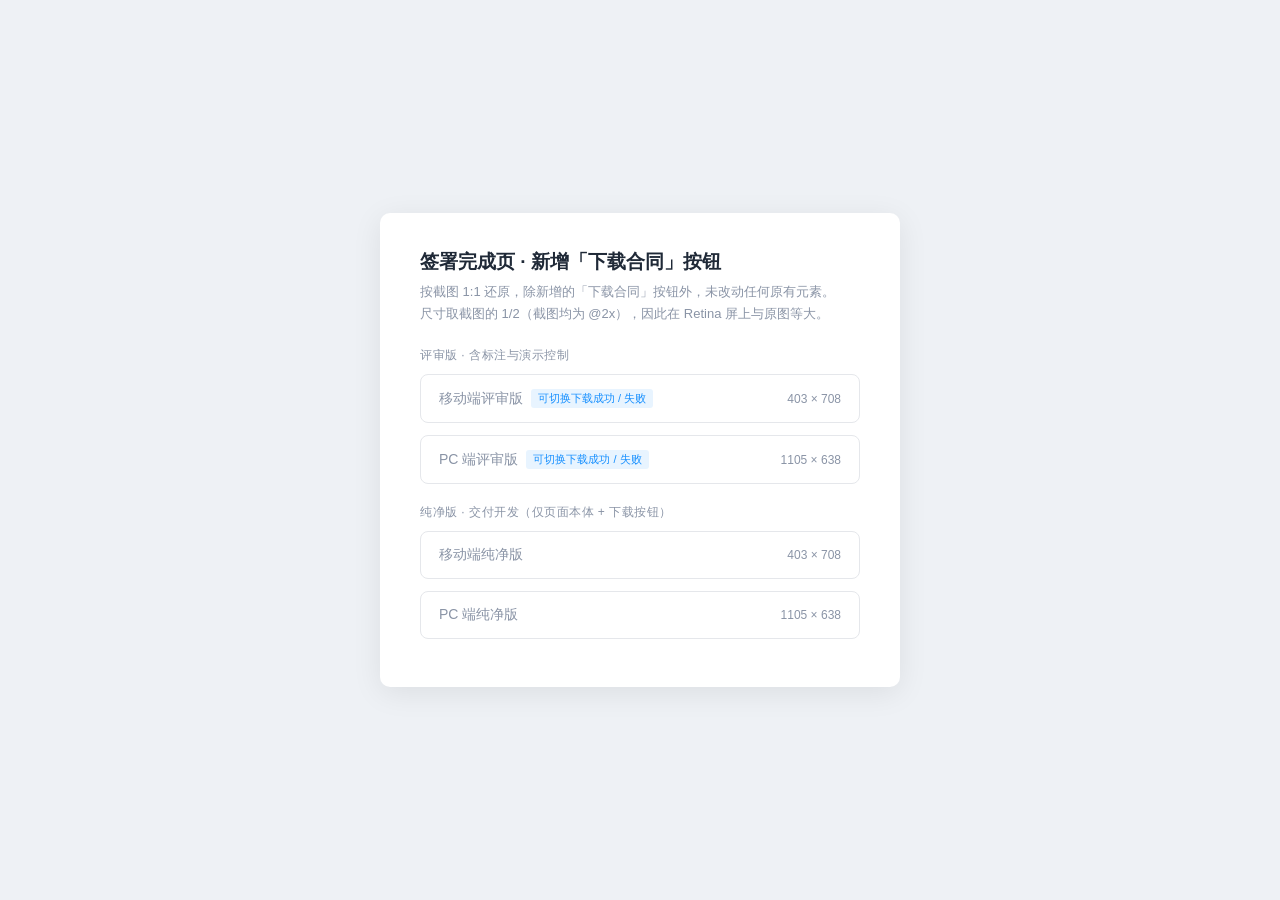
<file: index.html>
<!DOCTYPE html>
<html lang="zh-CN">
<head>
<meta charset="UTF-8" />
<meta name="viewport" content="width=device-width, initial-scale=1.0" />
<meta http-equiv="refresh" content="0; url=./replica/" />
<title>签署完成页 · 合同下载 · 原型入口</title>
<style>
body{background:#eef1f5;min-height:100vh;display:flex;align-items:center;justify-content:center;margin:0;
     font-family:-apple-system,"PingFang SC","Helvetica Neue","Microsoft YaHei",sans-serif;color:#1f2937}
.box{background:#fff;border-radius:10px;padding:32px 36px;box-shadow:0 6px 30px rgba(0,0,0,.08);text-align:center}
p{margin:0 0 14px;font-size:14px;color:#8a94a6}
a{display:inline-block;text-decoration:none;color:#fff;background:#1890ff;border-radius:6px;padding:10px 22px;font-size:14px}
</style>
</head>
<body>
<div class="box">
  <p>正在进入原型目录…</p>
  <a href="./replica/">手动进入</a>
</div>
</body>
</html>
</file>
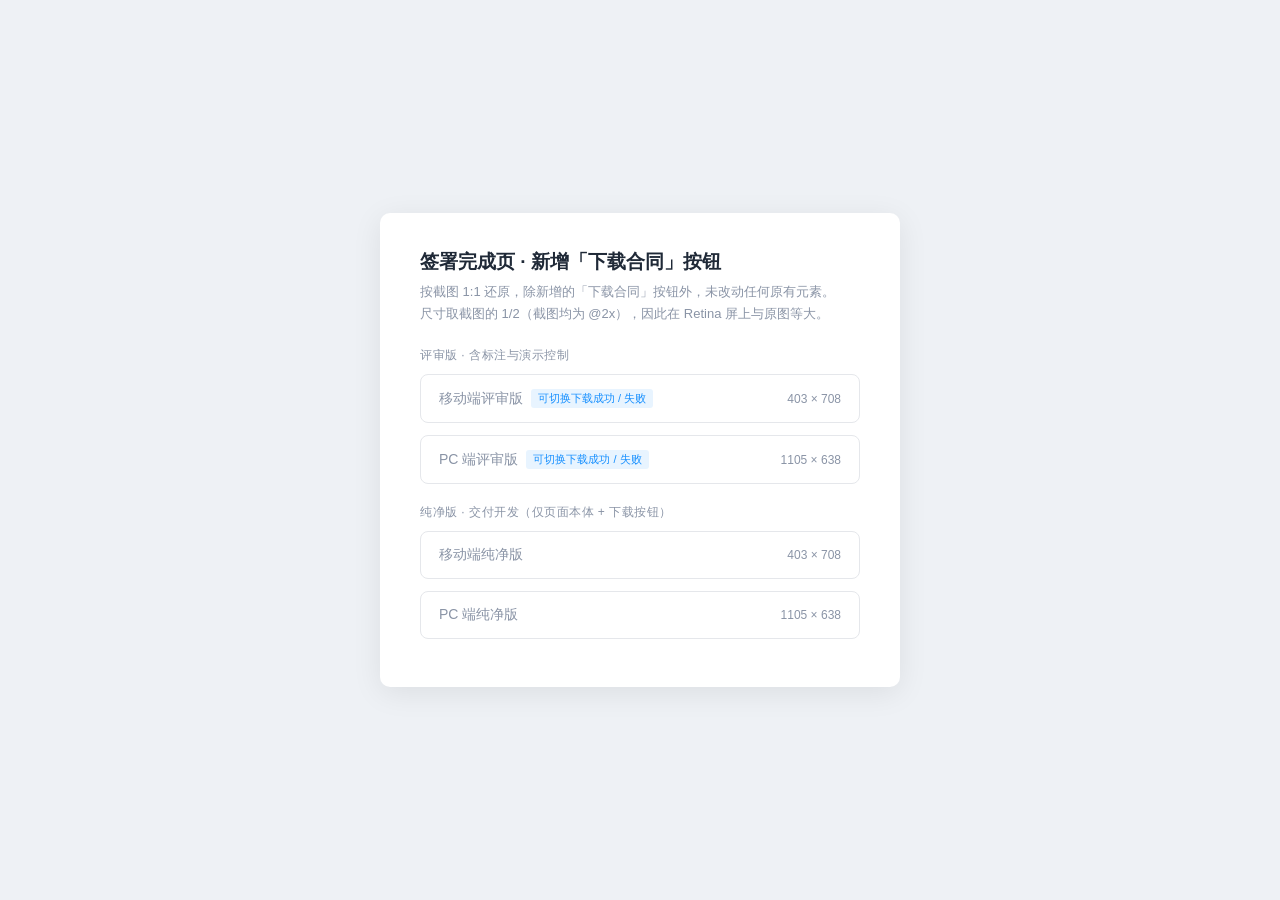
<file: replica/index.html>
<!DOCTYPE html>
<html lang="zh-CN">
<head>
<meta charset="UTF-8" />
<meta name="viewport" content="width=device-width, initial-scale=1.0" />
<title>签署完成页 - 下载合同按钮（原图还原）</title>
<style>
*{margin:0;padding:0;box-sizing:border-box}
body{background:#eef1f5;min-height:100vh;display:flex;align-items:center;justify-content:center;
     font-family:-apple-system,"PingFang SC","Helvetica Neue","Microsoft YaHei",sans-serif;color:#1f2937}
.box{background:#fff;border-radius:10px;padding:36px 40px;box-shadow:0 6px 30px rgba(0,0,0,.08);width:520px}
h1{font-size:19px;font-weight:600;margin-bottom:6px}
.sub{font-size:13px;color:#8a94a6;line-height:1.7;margin-bottom:22px}
a{display:flex;align-items:center;justify-content:space-between;text-decoration:none;color:#1f2937;
  border:1px solid #e5e7eb;border-radius:8px;padding:14px 18px;margin-bottom:12px;transition:.15s}
a:hover{border-color:#1890ff;background:#f5faff}
a b{font-size:14px;font-weight:500}
a span{font-size:12px;color:#8a94a6}
.tag{display:inline-block;background:#e8f4ff;color:#1890ff;font-size:11px;border-radius:3px;
     padding:2px 7px;margin-left:8px;vertical-align:1px}
.grp{font-size:12px;color:#8a94a6;letter-spacing:.5px;margin:20px 0 10px}
</style>
</head>
<body>
<div class="box">
  <h1>签署完成页 · 新增「下载合同」按钮</h1>
  <div class="sub">
    按截图 1:1 还原，除新增的「下载合同」按钮外，未改动任何原有元素。<br />
    尺寸取截图的 1/2（截图均为 @2x），因此在 Retina 屏上与原图等大。
  </div>
  <div class="grp">评审版 · 含标注与演示控制</div>
  <a href="mobile-review.html"><span><b>移动端评审版</b><span class="tag">可切换下载成功 / 失败</span></span><span>403 × 708</span></a>
  <a href="pc-review.html"><span><b>PC 端评审版</b><span class="tag">可切换下载成功 / 失败</span></span><span>1105 × 638</span></a>

  <div class="grp">纯净版 · 交付开发（仅页面本体 + 下载按钮）</div>
  <a href="mobile.html"><span><b>移动端纯净版</b></span><span>403 × 708</span></a>
  <a href="pc.html"><span><b>PC 端纯净版</b></span><span>1105 × 638</span></a>
</div>
</body>
</html>
</file>
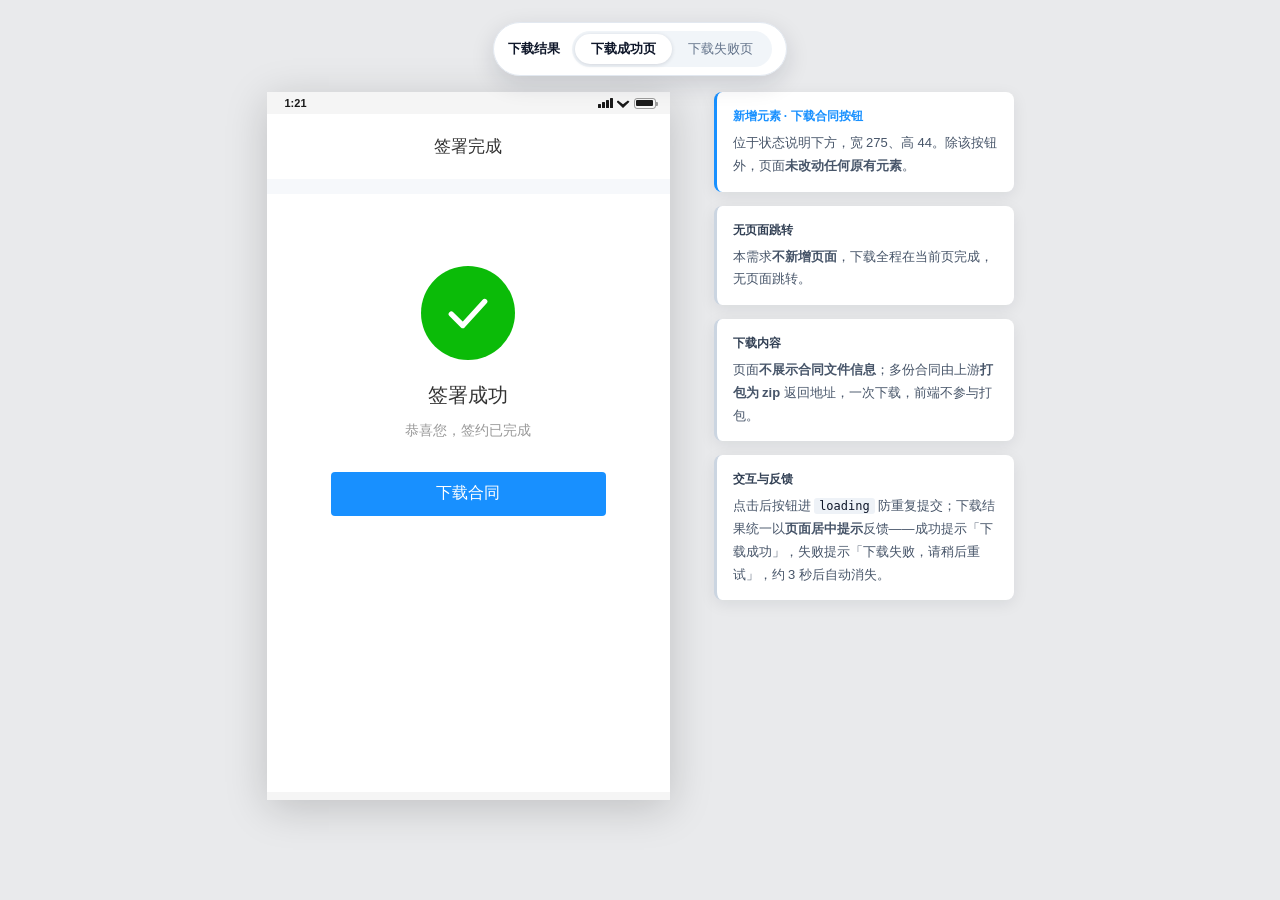
<file: replica/mobile-review.html>
<!DOCTYPE html>
<html lang="zh-CN">
<head>
<meta charset="UTF-8" />
<meta name="viewport" content="width=device-width, initial-scale=1.0" />
<title>签署完成 - 移动端（评审版）</title>
<style>
/* ===== 原图 1:1 还原，与纯净版一致（截图 806×1416@2x，尺寸取 1/2 → 403×708） ===== */
*{margin:0;padding:0;box-sizing:border-box;-webkit-font-smoothing:antialiased}
body{background:#e9eaec;display:flex;justify-content:center;align-items:flex-start;gap:44px;
     padding:92px 24px 48px;min-height:100vh;
     font-family:-apple-system,"PingFang SC","Helvetica Neue","Microsoft YaHei",sans-serif}
.phone{width:403px;height:708px;background:#f5f5f5;overflow:hidden;box-shadow:0 8px 40px rgba(0,0,0,.18);
      flex:0 0 auto;position:relative}

/* 状态栏 截图 y0-43 */
.sb{height:22px;display:flex;align-items:center;justify-content:space-between;padding:0 14px 0 18px;
    font-size:11px;font-weight:600;color:#1a1a1a}
.sb .r{display:flex;align-items:center;gap:4px}
.sig{display:flex;align-items:flex-end;gap:1.5px}
.sig i{display:block;width:2.5px;background:#1a1a1a;border-radius:.5px}
.sig i:nth-child(1){height:4px}.sig i:nth-child(2){height:6px}
.sig i:nth-child(3){height:8px}.sig i:nth-child(4){height:10px}
.wifi{width:13px;height:10px;background:#1a1a1a;
      clip-path:polygon(50% 100%,0 38%,12% 26%,50% 62%,88% 26%,100% 38%)}
.bat{width:22px;height:11px;border:1px solid rgba(26,26,26,.4);border-radius:3px;padding:1.5px;position:relative}
.bat::after{content:"";position:absolute;right:-3px;top:3px;width:1.5px;height:4px;background:rgba(26,26,26,.4);border-radius:0 1px 1px 0}
.bat i{display:block;width:100%;height:100%;background:#1a1a1a;border-radius:1px}

/* 导航栏 截图 y43-173，标题 #333 */
.nav{height:65px;background:#fff;display:flex;align-items:center;justify-content:center;font-size:17px;font-weight:500;color:#333}

/* 间隙 截图 y173-204 */
.gap{height:15px;background:#f6f8fb}

/* 内容卡片 截图 y204-1400 */
.card{background:#fff;height:598px;display:flex;flex-direction:column;align-items:center;text-align:center}

/* 成功图标 截图 y349-537，直径 189→94.5，绿色 #0bbb08 */
.icon{width:94px;height:94px;border-radius:50%;background:#0bbb08;display:flex;align-items:center;
      justify-content:center;margin-top:72px}
.icon svg{width:50px;height:50px}

/* 主标题 截图 y584-627，20px #333 */
.title{margin-top:24px;font-size:20px;font-weight:500;color:#333;line-height:1.1}

/* 说明 截图 y658-693，14px #999 */
.desc{margin-top:16px;font-size:14px;color:#999;line-height:1.25}

/* ===== 新增元素：下载合同按钮（原图无） ===== */
.dl{margin-top:32px;width:275px;height:44px;border:0;border-radius:4px;background:#1890ff;color:#fff;
    font-size:16px;font-family:inherit;cursor:pointer;transition:background .15s}
.dl:hover{background:#0d7ae0}

/* 页面正中提示：下载结果反馈（成功 / 失败，仅文案无图标） */
.tip{position:absolute;left:50%;top:50%;transform:translate(-50%,-50%) scale(.94);
     display:flex;align-items:center;justify-content:center;min-width:120px;
     padding:14px 24px;border-radius:8px;background:rgba(0,0,0,.78);color:#fff;
     font-size:15px;line-height:1.4;text-align:center;opacity:0;pointer-events:none;
     transition:opacity .22s,transform .22s;z-index:20}
.tip.on{opacity:1;transform:translate(-50%,-50%) scale(1)}

/* 按钮禁用态 */
.dl:disabled{opacity:.7;cursor:default}

/* ===== 评审层：仅评审版存在，不参与开发交付 ===== */
.ctl{position:fixed;left:50%;top:22px;transform:translateX(-50%);z-index:30;display:flex;
     align-items:center;gap:12px;background:rgba(255,255,255,.97);border:1px solid #e2e8f0;
     border-radius:999px;padding:8px 14px;box-shadow:0 8px 24px rgba(15,23,42,.14);
     font-size:13px;color:#475569;white-space:nowrap}
.ctl>em{font-style:normal;font-weight:600;color:#0f172a}
.seg{display:flex;background:#f1f5f9;border-radius:999px;padding:3px}
.seg button{border:0;background:none;font-family:inherit;font-size:13px;color:#64748b;
            padding:6px 16px;border-radius:999px;cursor:pointer;transition:.15s}
.seg button.on{background:#fff;color:#0f172a;font-weight:600;box-shadow:0 1px 4px rgba(15,23,42,.14)}
.notes{width:300px;flex:0 0 auto;display:flex;flex-direction:column;gap:14px}
.note{background:#fff;border-radius:8px;padding:14px 16px;box-shadow:0 4px 16px rgba(15,23,42,.08);
      border-left:3px solid #cbd5e1;font-size:13px;color:#475569;line-height:1.75}
.note h5{font-size:12px;font-weight:600;color:#334155;margin-bottom:5px}
.note.key{border-left-color:#1890ff}
.note.key h5{color:#1890ff}
.note code{background:#eef2f7;border-radius:3px;padding:1px 5px;font-size:12px;color:#0f172a}
</style>
</head>
<body>

<!-- 评审控制条：切换下载成功页 / 下载失败页 -->
<div class="ctl">
  <em>下载结果</em>
  <div class="seg" id="seg">
    <button type="button" data-scene="ok" class="on">下载成功页</button>
    <button type="button" data-scene="fail">下载失败页</button>
  </div>
</div>

<div class="phone">

  <div class="sb">
    <span>1:21</span>
    <span class="r">
      <span class="sig"><i></i><i></i><i></i><i></i></span>
      <span class="wifi"></span>
      <span class="bat"><i></i></span>
    </span>
  </div>

  <div class="nav">签署完成</div>
  <div class="gap"></div>

  <div class="card">
    <div class="icon">
      <svg viewBox="0 0 24 24" fill="none" stroke="#fff" stroke-width="2.6" stroke-linecap="round" stroke-linejoin="round">
        <path d="M4 12.5 L9.5 18 L20 6.5" />
      </svg>
    </div>
    <div class="title">签署成功</div>
    <div class="desc">恭喜您，签约已完成</div>
    <button class="dl" type="button" id="dl">下载合同</button>
  </div>

  <!-- 下载结果提示：页面正中 -->
  <div class="tip" id="tip"><span id="tip-txt"></span></div>

</div>

<!-- 评审标注 -->
<div class="notes">
  <div class="note key">
    <h5>新增元素 · 下载合同按钮</h5>
    位于状态说明下方，宽 275、高 44。除该按钮外，页面<strong>未改动任何原有元素</strong>。
  </div>
  <div class="note">
    <h5>无页面跳转</h5>
    本需求<strong>不新增页面</strong>，下载全程在当前页完成，无页面跳转。
  </div>
  <div class="note">
    <h5>下载内容</h5>
    页面<strong>不展示合同文件信息</strong>；多份合同由上游<strong>打包为 zip</strong> 返回地址，一次下载，前端不参与打包。
  </div>
  <div class="note">
    <h5>交互与反馈</h5>
    点击后按钮进 <code>loading</code> 防重复提交；下载结果统一以<strong>页面居中提示</strong>反馈——成功提示「下载成功」，失败提示「下载失败，请稍后重试」，约 3 秒后自动消失。
  </div>
</div>

<script>
  var dl = document.getElementById('dl');
  var tip = document.getElementById('tip');
  var tipTxt = document.getElementById('tip-txt');
  var scene = 'ok';

  /* 画面正中提示：仅文案，type 取 ok（下载成功）/ err（下载失败） */
  function showTip(type, msg) {
    tipTxt.textContent = msg;
    tip.className = 'tip on ' + type;
    clearTimeout(tip._h);
    tip._h = setTimeout(function () { tip.className = 'tip ' + type; }, 3000);
  }

  /* 评审控制：切换下载成功页 / 下载失败页 */
  var segs = document.querySelectorAll('#seg button');
  for (var i = 0; i < segs.length; i++) {
    segs[i].addEventListener('click', function () {
      for (var j = 0; j < segs.length; j++) { segs[j].classList.remove('on'); }
      this.classList.add('on');
      scene = this.getAttribute('data-scene');
      if (scene === 'fail') { showTip('err', '下载失败，请稍后重试'); }
      else { showTip('ok', '下载成功'); }
    });
  }

  /* 点击下载：按钮 loading → 结束按当前场景给出居中反馈 */
  dl.addEventListener('click', function () {
    dl.disabled = true;
    dl.textContent = '下载中…';
    setTimeout(function () {
      dl.disabled = false;
      dl.textContent = '下载合同';
      if (scene === 'fail') { showTip('err', '下载失败，请稍后重试'); }
      else { showTip('ok', '下载成功'); }
    }, 1000);
  });
</script>
</body>
</html>
</file>
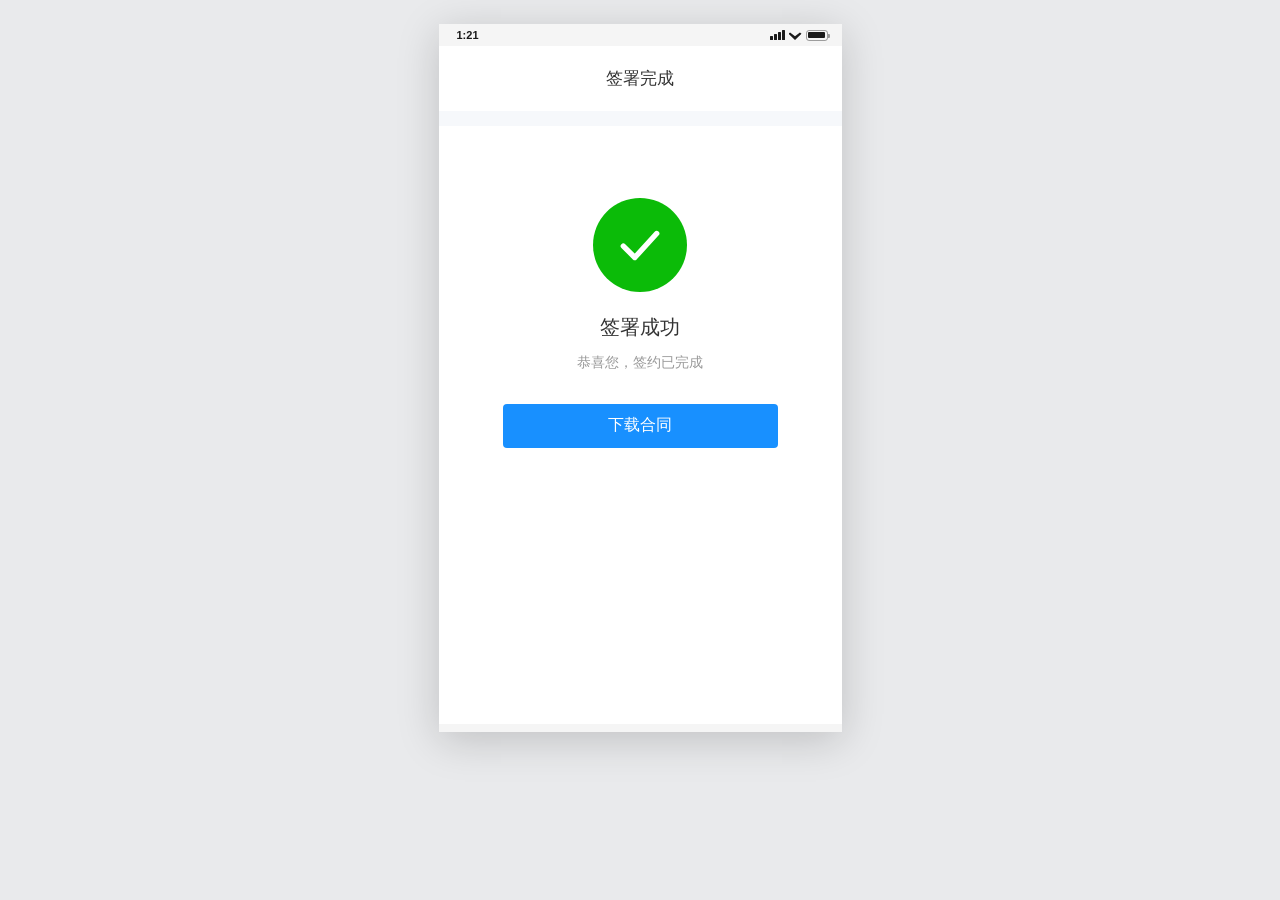
<file: replica/mobile.html>
<!DOCTYPE html>
<html lang="zh-CN">
<head>
<meta charset="UTF-8" />
<meta name="viewport" content="width=device-width, initial-scale=1.0" />
<title>签署完成 - 移动端</title>
<style>
/* 按截图 806×1416(@2x) 1:1 还原，此处尺寸取截图 1/2 → 403×708 */
*{margin:0;padding:0;box-sizing:border-box;-webkit-font-smoothing:antialiased}
body{background:#e9eaec;display:flex;justify-content:center;padding:24px 0;min-height:100vh;
     font-family:-apple-system,"PingFang SC","Helvetica Neue","Microsoft YaHei",sans-serif}
.phone{width:403px;height:708px;background:#f5f5f5;overflow:hidden;box-shadow:0 8px 40px rgba(0,0,0,.18);
       position:relative}

/* 状态栏 截图 y0-43 */
.sb{height:22px;display:flex;align-items:center;justify-content:space-between;padding:0 14px 0 18px;
    font-size:11px;font-weight:600;color:#1a1a1a}
.sb .r{display:flex;align-items:center;gap:4px}
.sig{display:flex;align-items:flex-end;gap:1.5px}
.sig i{display:block;width:2.5px;background:#1a1a1a;border-radius:.5px}
.sig i:nth-child(1){height:4px}.sig i:nth-child(2){height:6px}
.sig i:nth-child(3){height:8px}.sig i:nth-child(4){height:10px}
.wifi{width:13px;height:10px;background:#1a1a1a;
      clip-path:polygon(50% 100%,0 38%,12% 26%,50% 62%,88% 26%,100% 38%)}
.bat{width:22px;height:11px;border:1px solid rgba(26,26,26,.4);border-radius:3px;padding:1.5px;position:relative}
.bat::after{content:"";position:absolute;right:-3px;top:3px;width:1.5px;height:4px;background:rgba(26,26,26,.4);border-radius:0 1px 1px 0}
.bat i{display:block;width:100%;height:100%;background:#1a1a1a;border-radius:1px}

/* 导航栏 截图 y43-173，标题 #333 */
.nav{height:65px;background:#fff;display:flex;align-items:center;justify-content:center;font-size:17px;font-weight:500;color:#333}

/* 间隙 截图 y173-204 */
.gap{height:15px;background:#f6f8fb}

/* 内容卡片 截图 y204-1400 */
.card{background:#fff;height:598px;display:flex;flex-direction:column;align-items:center;text-align:center}

/* 成功图标 截图 y349-537，直径 189→94.5，绿色 #0bbb08 */
.icon{width:94px;height:94px;border-radius:50%;background:#0bbb08;display:flex;align-items:center;
      justify-content:center;margin-top:72px}
.icon svg{width:50px;height:50px}

/* 主标题 截图 y584-627，20px #333 */
.title{margin-top:24px;font-size:20px;font-weight:500;color:#333;line-height:1.1}

/* 说明 截图 y658-693，14px #999 */
.desc{margin-top:16px;font-size:14px;color:#999;line-height:1.25}

/* ===== 新增元素：下载合同按钮（原图无） ===== */
.dl{margin-top:32px;width:275px;height:44px;border:0;border-radius:4px;background:#1890ff;color:#fff;
    font-size:16px;font-family:inherit;cursor:pointer;transition:background .15s}
.dl:hover{background:#0d7ae0}

/* 下载结果提示：页面正中（仅文案无图标） */
.tip{position:absolute;left:50%;top:50%;transform:translate(-50%,-50%) scale(.94);
     display:flex;align-items:center;justify-content:center;min-width:120px;
     padding:14px 24px;border-radius:8px;background:rgba(0,0,0,.78);color:#fff;
     font-size:15px;line-height:1.4;text-align:center;opacity:0;pointer-events:none;
     transition:opacity .22s,transform .22s;z-index:20}
.tip.on{opacity:1;transform:translate(-50%,-50%) scale(1)}

/* 按钮禁用态 */
.dl:disabled{opacity:.7;cursor:default}
</style>
</head>
<body>
<div class="phone">

  <div class="sb">
    <span>1:21</span>
    <span class="r">
      <span class="sig"><i></i><i></i><i></i><i></i></span>
      <span class="wifi"></span>
      <span class="bat"><i></i></span>
    </span>
  </div>

  <div class="nav">签署完成</div>
  <div class="gap"></div>

  <div class="card">
    <div class="icon">
      <svg viewBox="0 0 24 24" fill="none" stroke="#fff" stroke-width="2.6" stroke-linecap="round" stroke-linejoin="round">
        <path d="M4 12.5 L9.5 18 L20 6.5" />
      </svg>
    </div>
    <div class="title">签署成功</div>
    <div class="desc">恭喜您，签约已完成</div>
    <button class="dl" type="button" id="dl">下载合同</button>
  </div>

  <!-- 下载结果提示：页面正中 -->
  <div class="tip" id="tip"><span id="tip-txt"></span></div>

</div>

<script>
  var dl = document.getElementById('dl');
  var tip = document.getElementById('tip');
  var tipTxt = document.getElementById('tip-txt');

  /* 下载成功：页面正中提示 */
  function showOk(msg) {
    tipTxt.textContent = msg;
    tip.className = 'tip on';
    clearTimeout(tip._h);
    tip._h = setTimeout(function () { tip.className = 'tip'; }, 3000);
  }

  /* 点击下载：按钮置灰 → 成功提示 */
  dl.addEventListener('click', function () {
    dl.disabled = true;
    dl.textContent = '下载中…';
    setTimeout(function () {
      dl.disabled = false;
      dl.textContent = '下载合同';
      showOk('下载成功');
    }, 1200);
  });
</script>
</body>
</html>
</file>
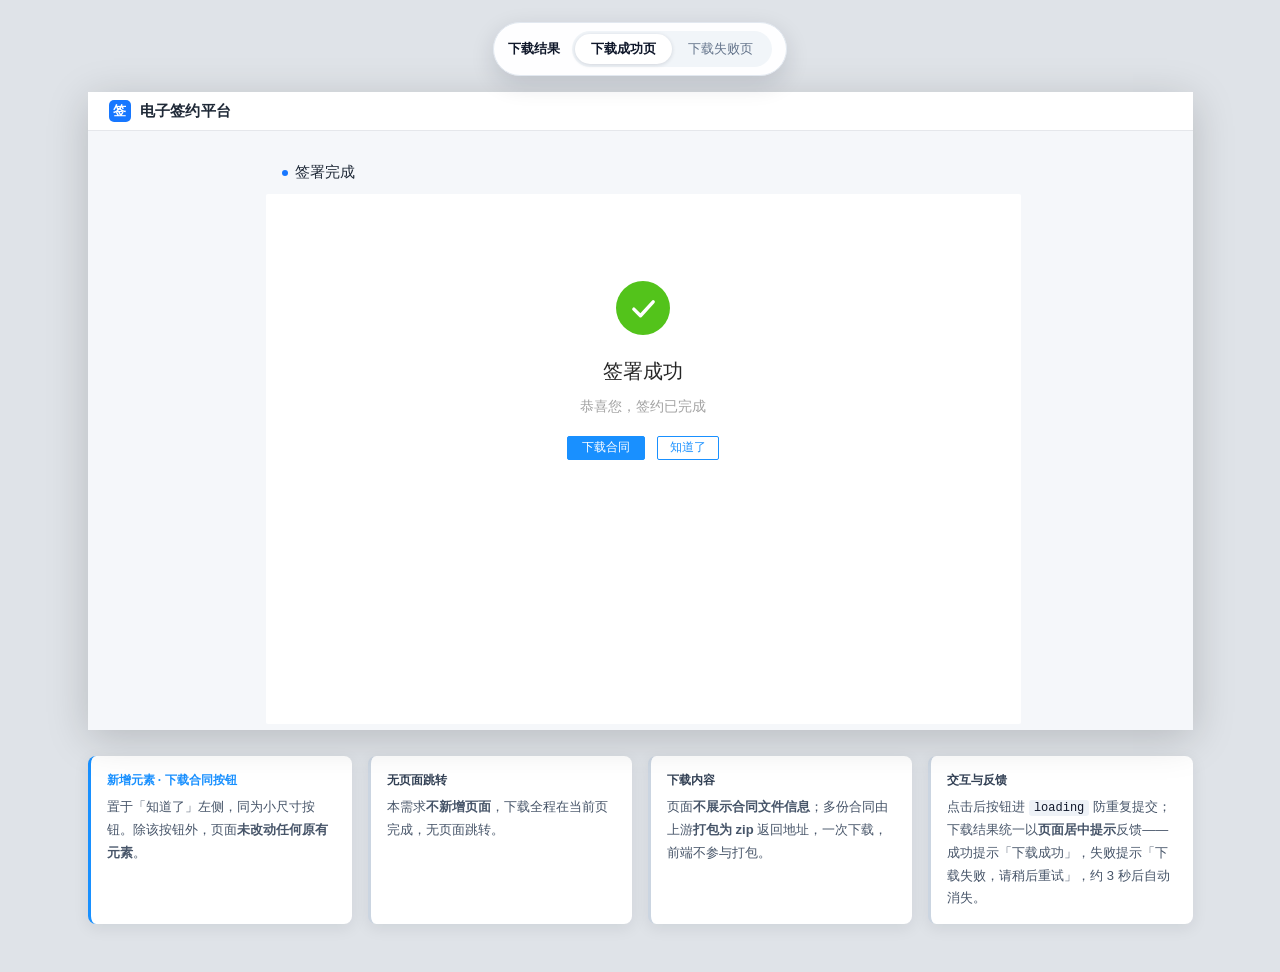
<file: replica/pc-review.html>
<!DOCTYPE html>
<html lang="zh-CN">
<head>
<meta charset="UTF-8" />
<meta name="viewport" content="width=device-width, initial-scale=1.0" />
<title>签署完成 - PC 端（评审版）</title>
<style>
/* ===== 原图 1:1 还原，与纯净版一致（截图 2210×1276@2x，尺寸取 1/2 → 1105×638） ===== */
*{margin:0;padding:0;box-sizing:border-box;-webkit-font-smoothing:antialiased}
body{background:#dfe3e8;display:flex;flex-direction:column;align-items:center;
     padding:92px 24px 48px;min-height:100vh;
     font-family:-apple-system,"PingFang SC","Helvetica Neue","Microsoft YaHei",sans-serif}
.page{width:1105px;height:638px;background:#f5f7fa;overflow:hidden;box-shadow:0 8px 40px rgba(0,0,0,.18);
      flex:0 0 auto;position:relative}

/* 顶部栏 截图 y0-78，白底，底边 #e5e7eb */
.topbar{height:39px;background:#fff;border-bottom:1px solid #e5e7eb;display:flex;align-items:center;padding-left:21px}
.mark{width:22px;height:22px;border-radius:5px;background:#1777ff;color:#fff;font-size:13px;font-weight:600;
      display:flex;align-items:center;justify-content:center;margin-right:9px}
.brand{font-size:15px;font-weight:600;color:#1f2937;letter-spacing:.3px}

/* 页面标题 截图 y142-174，蓝点 #1777ff + 文字 #1f2937 */
.crumb{margin:32px 0 0 194px;font-size:15px;color:#1f2937;display:flex;align-items:center;gap:7px}
.crumb i{width:6px;height:6px;border-radius:50%;background:#1777ff;display:block}

/* 内容卡片 截图 x357-1867 / y199-1258 → 178.5 起，宽 755，高 529.5 */
.card{margin:12px 0 0 178px;width:755px;height:530px;background:#fff;border-radius:2px;
      display:flex;flex-direction:column;align-items:center;text-align:center}

/* 成功图标 直径 108→54，绿 #53c31b */
.icon{width:54px;height:54px;border-radius:50%;background:#53c31b;display:flex;align-items:center;
      justify-content:center;margin-top:87px}
.icon svg{width:29px;height:29px}

/* 主标题 截图 y533-574，20px #262626 */
.title{margin-top:25px;font-size:20px;font-weight:500;color:#262626;line-height:1.1}

/* 说明 截图 y607-636，14px #a3a3a3 */
.desc{margin-top:16px;font-size:14px;color:#a3a3a3;line-height:1.25}

/* 按钮组 截图 y675-721，高 47→23.5 */
.btns{margin-top:20px;display:flex;gap:12px;align-items:center}

/* 原有按钮「知道了」 白底 + 蓝边 + 蓝字 */
.know{height:24px;padding:0 12px;border:1px solid #1990ff;border-radius:2px;background:#fff;
      color:#1990ff;font-size:12px;font-family:inherit;cursor:pointer;transition:background .15s}
.know:hover{background:#f0f7ff}

/* ===== 新增元素：下载合同按钮（原图无） ===== */
.dl{height:24px;padding:0 14px;border:1px solid #1990ff;border-radius:2px;background:#1990ff;
    color:#fff;font-size:12px;font-family:inherit;cursor:pointer;transition:background .15s}
.dl:hover{background:#0d7ae0;border-color:#0d7ae0}

/* 页面正中提示：下载结果反馈（成功 / 失败，仅文案无图标） */
.tip{position:absolute;left:50%;top:50%;transform:translate(-50%,-50%) scale(.94);
     display:flex;align-items:center;justify-content:center;min-width:110px;
     padding:13px 22px;border-radius:8px;background:rgba(0,0,0,.78);color:#fff;
     font-size:14px;line-height:1.4;text-align:center;opacity:0;pointer-events:none;
     transition:opacity .22s,transform .22s;z-index:20}
.tip.on{opacity:1;transform:translate(-50%,-50%) scale(1)}

/* 按钮禁用态 */
.dl:disabled{opacity:.7;cursor:default}

/* ===== 评审层：仅评审版存在，不参与开发交付 ===== */
.ctl{position:fixed;left:50%;top:22px;transform:translateX(-50%);z-index:30;display:flex;
     align-items:center;gap:12px;background:rgba(255,255,255,.97);border:1px solid #e2e8f0;
     border-radius:999px;padding:8px 14px;box-shadow:0 8px 24px rgba(15,23,42,.14);
     font-size:13px;color:#475569;white-space:nowrap}
.ctl>em{font-style:normal;font-weight:600;color:#0f172a}
.seg{display:flex;background:#f1f5f9;border-radius:999px;padding:3px}
.seg button{border:0;background:none;font-family:inherit;font-size:13px;color:#64748b;
            padding:6px 16px;border-radius:999px;cursor:pointer;transition:.15s}
.seg button.on{background:#fff;color:#0f172a;font-weight:600;box-shadow:0 1px 4px rgba(15,23,42,.14)}
.notes{width:1105px;display:flex;gap:16px;margin-top:26px}
.note{flex:1;background:#fff;border-radius:8px;padding:14px 16px;box-shadow:0 4px 16px rgba(15,23,42,.08);
      border-left:3px solid #cbd5e1;font-size:13px;color:#475569;line-height:1.75}
.note h5{font-size:12px;font-weight:600;color:#334155;margin-bottom:5px}
.note.key{border-left-color:#1890ff}
.note.key h5{color:#1890ff}
.note code{background:#eef2f7;border-radius:3px;padding:1px 5px;font-size:12px;color:#0f172a}
</style>
</head>
<body>

<!-- 评审控制条：切换下载成功页 / 下载失败页 -->
<div class="ctl">
  <em>下载结果</em>
  <div class="seg" id="seg">
    <button type="button" data-scene="ok" class="on">下载成功页</button>
    <button type="button" data-scene="fail">下载失败页</button>
  </div>
</div>

<div class="page">

  <div class="topbar">
    <span class="mark">签</span>
    <span class="brand">电子签约平台</span>
  </div>

  <div class="crumb"><i></i>签署完成</div>

  <div class="card">
    <div class="icon">
      <svg viewBox="0 0 24 24" fill="none" stroke="#fff" stroke-width="2.8" stroke-linecap="round" stroke-linejoin="round">
        <path d="M4 12.5 L9.5 18 L20 6.5" />
      </svg>
    </div>
    <div class="title">签署成功</div>
    <div class="desc">恭喜您，签约已完成</div>
    <div class="btns">
      <button class="dl" type="button" id="dl">下载合同</button>
      <button class="know" type="button" id="know">知道了</button>
    </div>
  </div>

  <!-- 下载结果提示：页面正中 -->
  <div class="tip" id="tip"><span id="tip-txt"></span></div>

</div>

<!-- 评审标注 -->
<div class="notes">
  <div class="note key">
    <h5>新增元素 · 下载合同按钮</h5>
    置于「知道了」左侧，同为小尺寸按钮。除该按钮外，页面<strong>未改动任何原有元素</strong>。
  </div>
  <div class="note">
    <h5>无页面跳转</h5>
    本需求<strong>不新增页面</strong>，下载全程在当前页完成，无页面跳转。
  </div>
  <div class="note">
    <h5>下载内容</h5>
    页面<strong>不展示合同文件信息</strong>；多份合同由上游<strong>打包为 zip</strong> 返回地址，一次下载，前端不参与打包。
  </div>
  <div class="note">
    <h5>交互与反馈</h5>
    点击后按钮进 <code>loading</code> 防重复提交；下载结果统一以<strong>页面居中提示</strong>反馈——成功提示「下载成功」，失败提示「下载失败，请稍后重试」，约 3 秒后自动消失。
  </div>
</div>

<script>
  var dl = document.getElementById('dl');
  var tip = document.getElementById('tip');
  var tipTxt = document.getElementById('tip-txt');
  var scene = 'ok';

  /* 画面正中提示：仅文案，type 取 ok（下载成功）/ err（下载失败） */
  function showTip(type, msg) {
    tipTxt.textContent = msg;
    tip.className = 'tip on ' + type;
    clearTimeout(tip._h);
    tip._h = setTimeout(function () { tip.className = 'tip ' + type; }, 3000);
  }

  /* 评审控制：切换下载成功页 / 下载失败页 */
  var segs = document.querySelectorAll('#seg button');
  for (var i = 0; i < segs.length; i++) {
    segs[i].addEventListener('click', function () {
      for (var j = 0; j < segs.length; j++) { segs[j].classList.remove('on'); }
      this.classList.add('on');
      scene = this.getAttribute('data-scene');
      if (scene === 'fail') { showTip('err', '下载失败，请稍后重试'); }
      else { showTip('ok', '下载成功'); }
    });
  }

  /* 点击下载：按钮 loading → 结束按当前场景给出居中反馈 */
  dl.addEventListener('click', function () {
    dl.disabled = true;
    dl.textContent = '下载中…';
    setTimeout(function () {
      dl.disabled = false;
      dl.textContent = '下载合同';
      if (scene === 'fail') { showTip('err', '下载失败，请稍后重试'); }
      else { showTip('ok', '下载成功'); }
    }, 1000);
  });

</script>
</body>
</html>
</file>
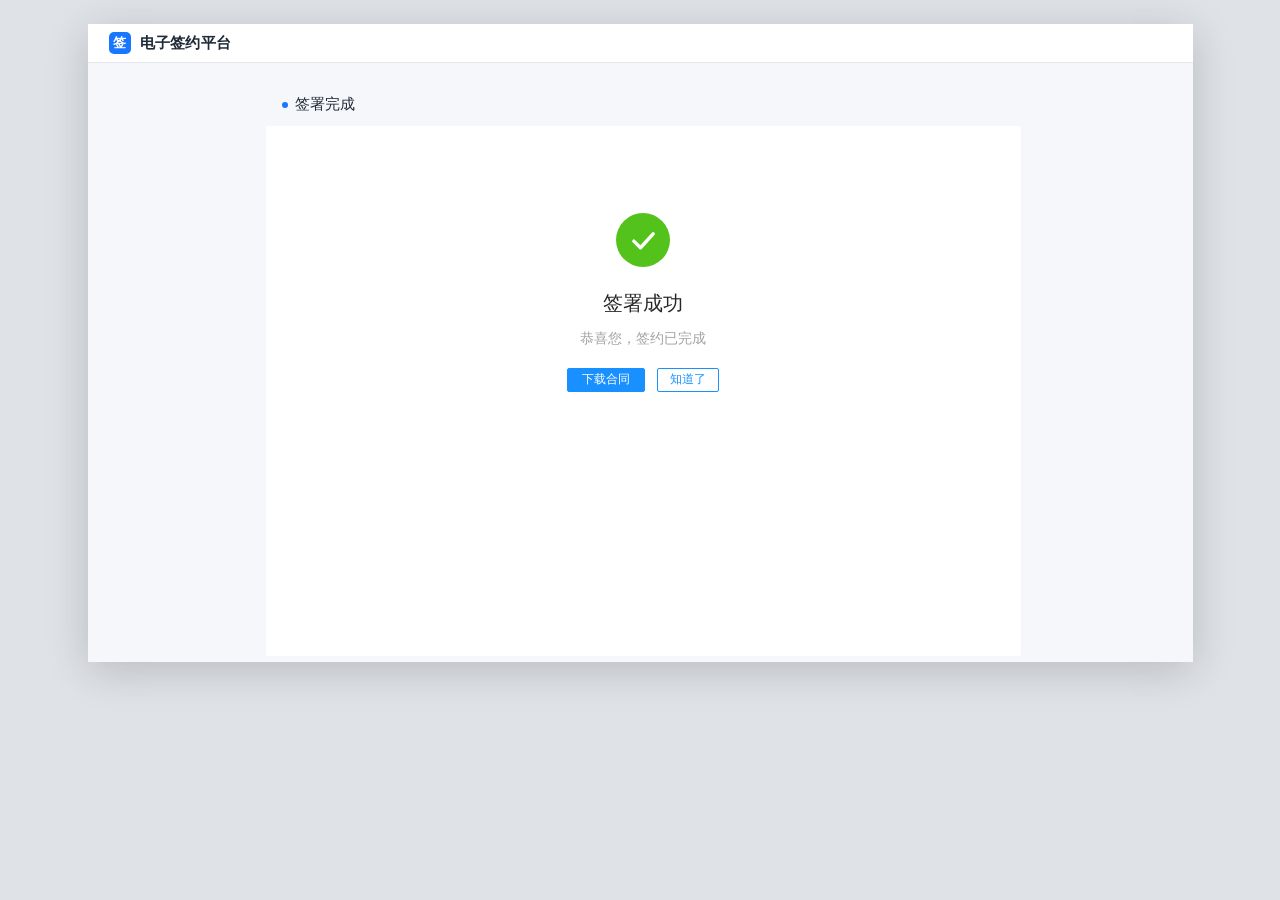
<file: replica/pc.html>
<!DOCTYPE html>
<html lang="zh-CN">
<head>
<meta charset="UTF-8" />
<meta name="viewport" content="width=device-width, initial-scale=1.0" />
<title>签署完成 - PC 端</title>
<style>
/* 按截图 2210×1276(@2x) 1:1 还原，此处尺寸取截图 1/2 → 1105×638 */
*{margin:0;padding:0;box-sizing:border-box;-webkit-font-smoothing:antialiased}
body{background:#dfe3e8;display:flex;justify-content:center;padding:24px 0;min-height:100vh;
     font-family:-apple-system,"PingFang SC","Helvetica Neue","Microsoft YaHei",sans-serif}
.page{width:1105px;height:638px;background:#f5f7fa;overflow:hidden;box-shadow:0 8px 40px rgba(0,0,0,.18);
      position:relative}

/* 顶部栏 截图 y0-78，白底，底边 #e5e7eb */
.topbar{height:39px;background:#fff;border-bottom:1px solid #e5e7eb;display:flex;align-items:center;padding-left:21px}
.mark{width:22px;height:22px;border-radius:5px;background:#1777ff;color:#fff;font-size:13px;font-weight:600;
      display:flex;align-items:center;justify-content:center;margin-right:9px}
.brand{font-size:15px;font-weight:600;color:#1f2937;letter-spacing:.3px}

/* 页面标题 截图 y142-174，蓝点 #1777ff + 文字 #1f2937 */
.crumb{margin:32px 0 0 194px;font-size:15px;color:#1f2937;display:flex;align-items:center;gap:7px}
.crumb i{width:6px;height:6px;border-radius:50%;background:#1777ff;display:block}

/* 内容卡片 截图 x357-1867 / y199-1258 → 178.5 起，宽 755，高 529.5 */
.card{margin:12px 0 0 178px;width:755px;height:530px;background:#fff;border-radius:2px;
      display:flex;flex-direction:column;align-items:center;text-align:center}

/* 成功图标 直径 108→54，绿 #53c31b */
.icon{width:54px;height:54px;border-radius:50%;background:#53c31b;display:flex;align-items:center;
      justify-content:center;margin-top:87px}
.icon svg{width:29px;height:29px}

/* 主标题 截图 y533-574，20px #262626 */
.title{margin-top:25px;font-size:20px;font-weight:500;color:#262626;line-height:1.1}

/* 说明 截图 y607-636，14px #a3a3a3 */
.desc{margin-top:16px;font-size:14px;color:#a3a3a3;line-height:1.25}

/* 按钮组 截图 y675-721，高 47→23.5 */
.btns{margin-top:20px;display:flex;gap:12px;align-items:center}

/* 原有按钮「知道了」 白底 + 蓝边 + 蓝字 */
.know{height:24px;padding:0 12px;border:1px solid #1990ff;border-radius:2px;background:#fff;
      color:#1990ff;font-size:12px;font-family:inherit;cursor:pointer;transition:background .15s}
.know:hover{background:#f0f7ff}

/* ===== 新增元素：下载合同按钮（原图无） ===== */
.dl{height:24px;padding:0 14px;border:1px solid #1990ff;border-radius:2px;background:#1990ff;
    color:#fff;font-size:12px;font-family:inherit;cursor:pointer;transition:background .15s}
.dl:hover{background:#0d7ae0;border-color:#0d7ae0}

/* 下载结果提示：页面正中（仅文案无图标） */
.tip{position:absolute;left:50%;top:50%;transform:translate(-50%,-50%) scale(.94);
     display:flex;align-items:center;justify-content:center;min-width:110px;
     padding:13px 22px;border-radius:8px;background:rgba(0,0,0,.78);color:#fff;
     font-size:14px;line-height:1.4;text-align:center;opacity:0;pointer-events:none;
     transition:opacity .22s,transform .22s;z-index:20}
.tip.on{opacity:1;transform:translate(-50%,-50%) scale(1)}

/* 按钮禁用态 */
.dl:disabled{opacity:.7;cursor:default}
</style>
</head>
<body>
<div class="page">

  <div class="topbar">
    <span class="mark">签</span>
    <span class="brand">电子签约平台</span>
  </div>

  <div class="crumb"><i></i>签署完成</div>

  <div class="card">
    <div class="icon">
      <svg viewBox="0 0 24 24" fill="none" stroke="#fff" stroke-width="2.8" stroke-linecap="round" stroke-linejoin="round">
        <path d="M4 12.5 L9.5 18 L20 6.5" />
      </svg>
    </div>
    <div class="title">签署成功</div>
    <div class="desc">恭喜您，签约已完成</div>
    <div class="btns">
      <button class="dl" type="button" id="dl">下载合同</button>
      <button class="know" type="button" id="know">知道了</button>
    </div>
  </div>

  <!-- 下载结果提示：页面正中 -->
  <div class="tip" id="tip"><span id="tip-txt"></span></div>

</div>

<script>
  var dl = document.getElementById('dl');
  var tip = document.getElementById('tip');
  var tipTxt = document.getElementById('tip-txt');

  /* 下载成功：页面正中提示 */
  function showOk(msg) {
    tipTxt.textContent = msg;
    tip.className = 'tip on';
    clearTimeout(tip._h);
    tip._h = setTimeout(function () { tip.className = 'tip'; }, 3000);
  }

  /* 点击下载：按钮置灰 → 成功提示 */
  dl.addEventListener('click', function () {
    dl.disabled = true;
    dl.textContent = '下载中…';
    setTimeout(function () {
      dl.disabled = false;
      dl.textContent = '下载合同';
      showOk('下载成功');
    }, 1200);
  });

</script>
</body>
</html>
</file>
